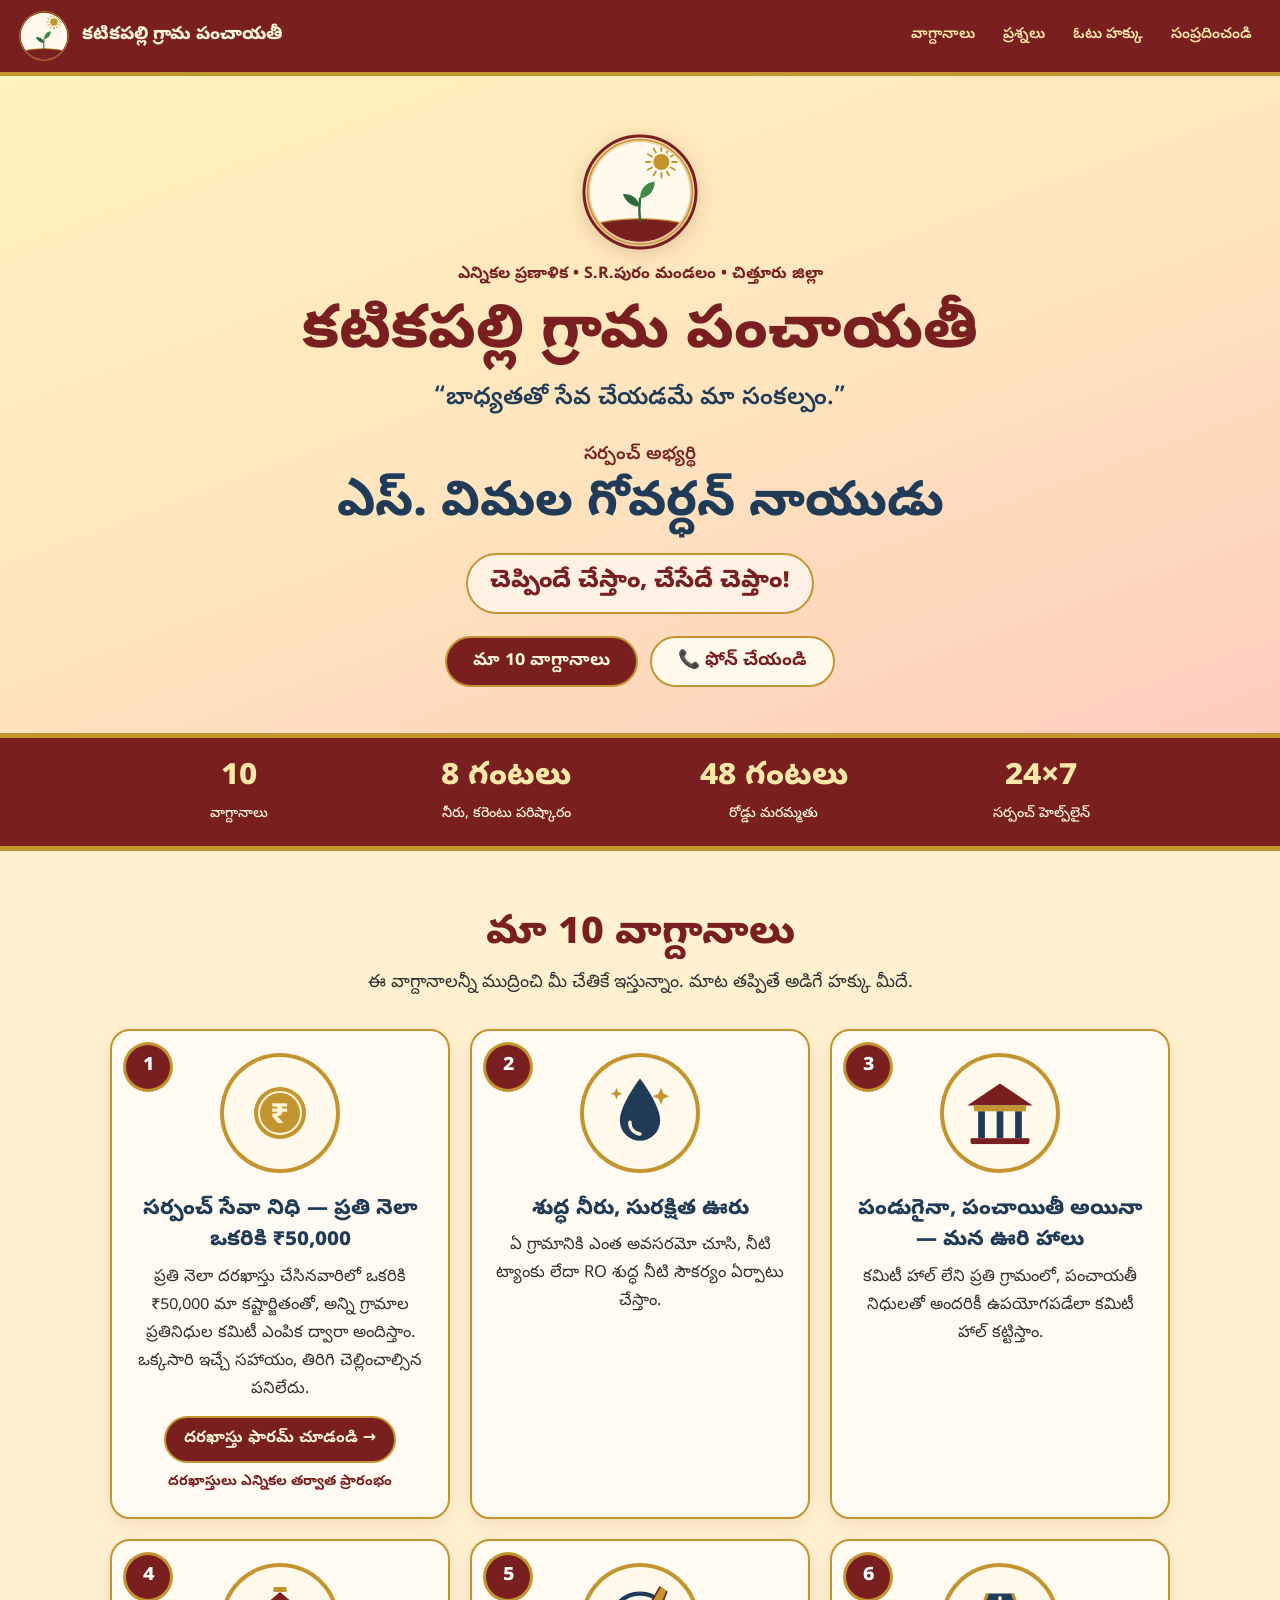
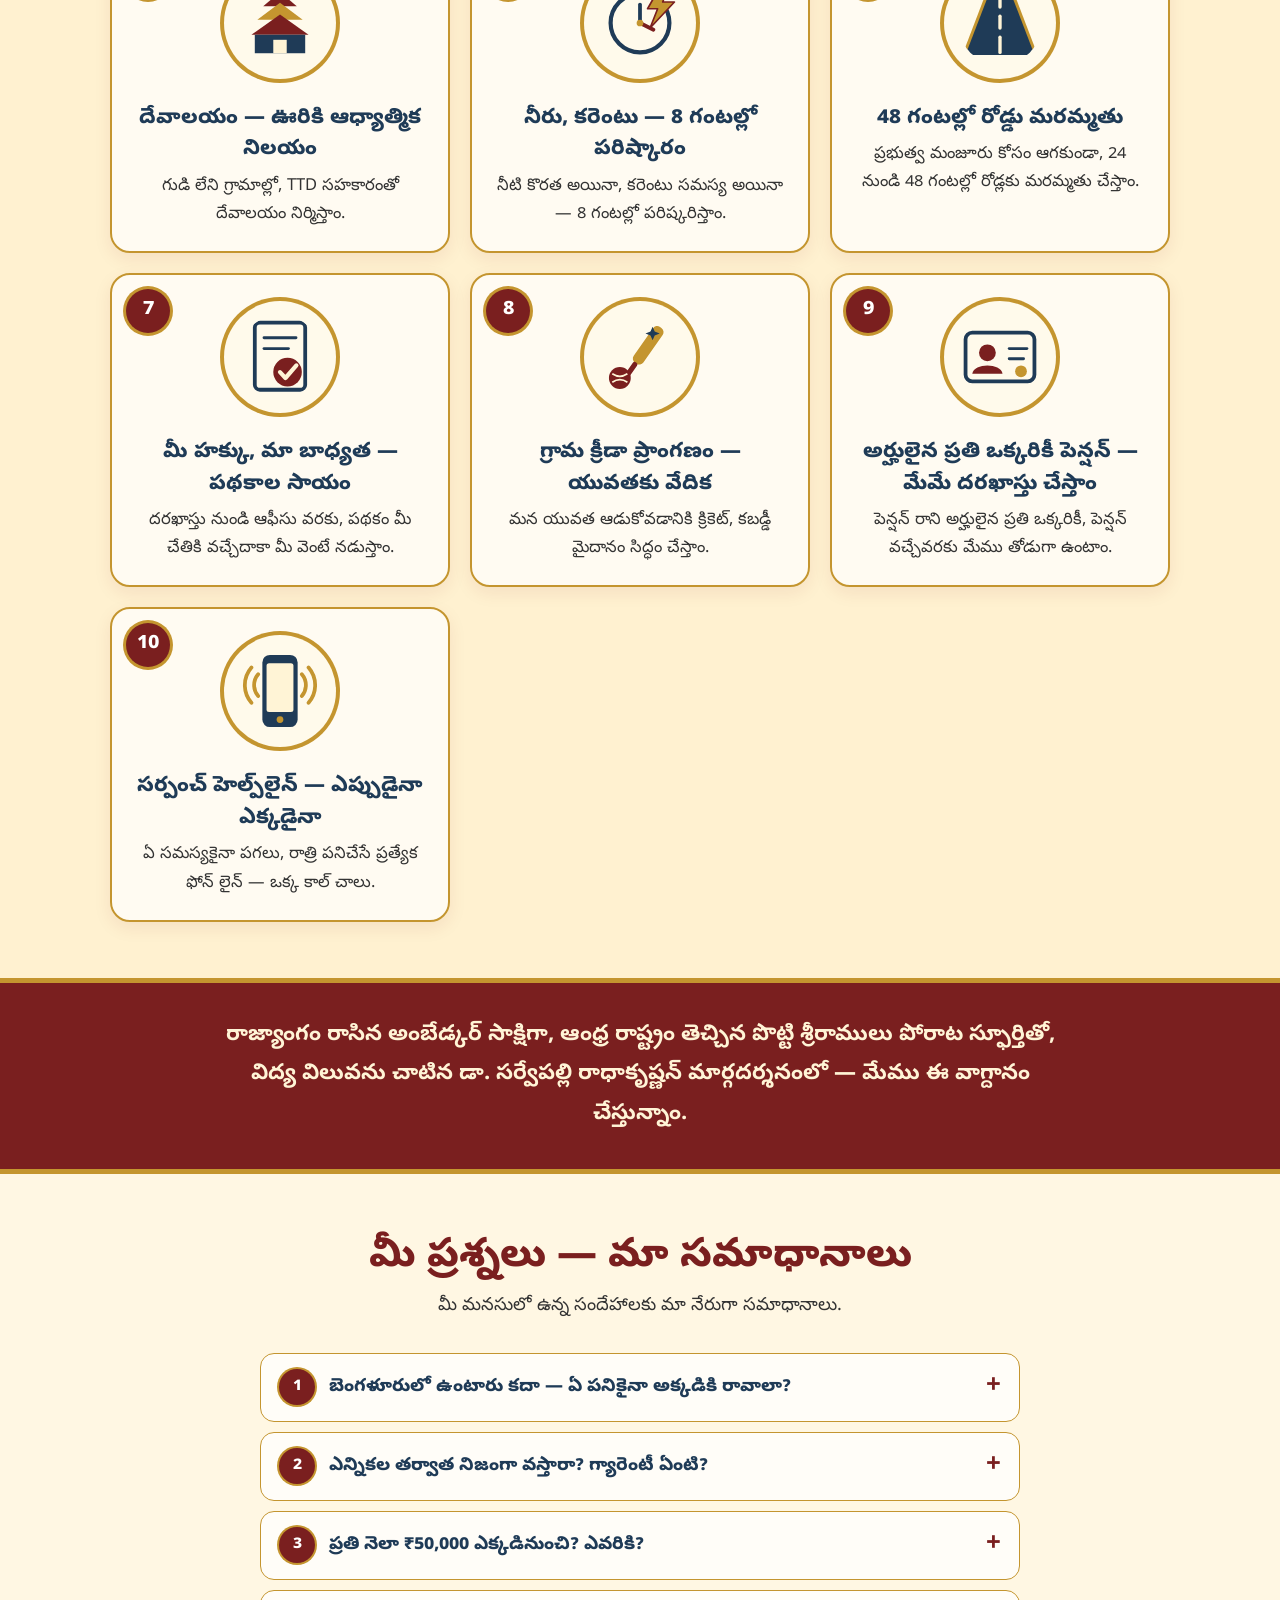
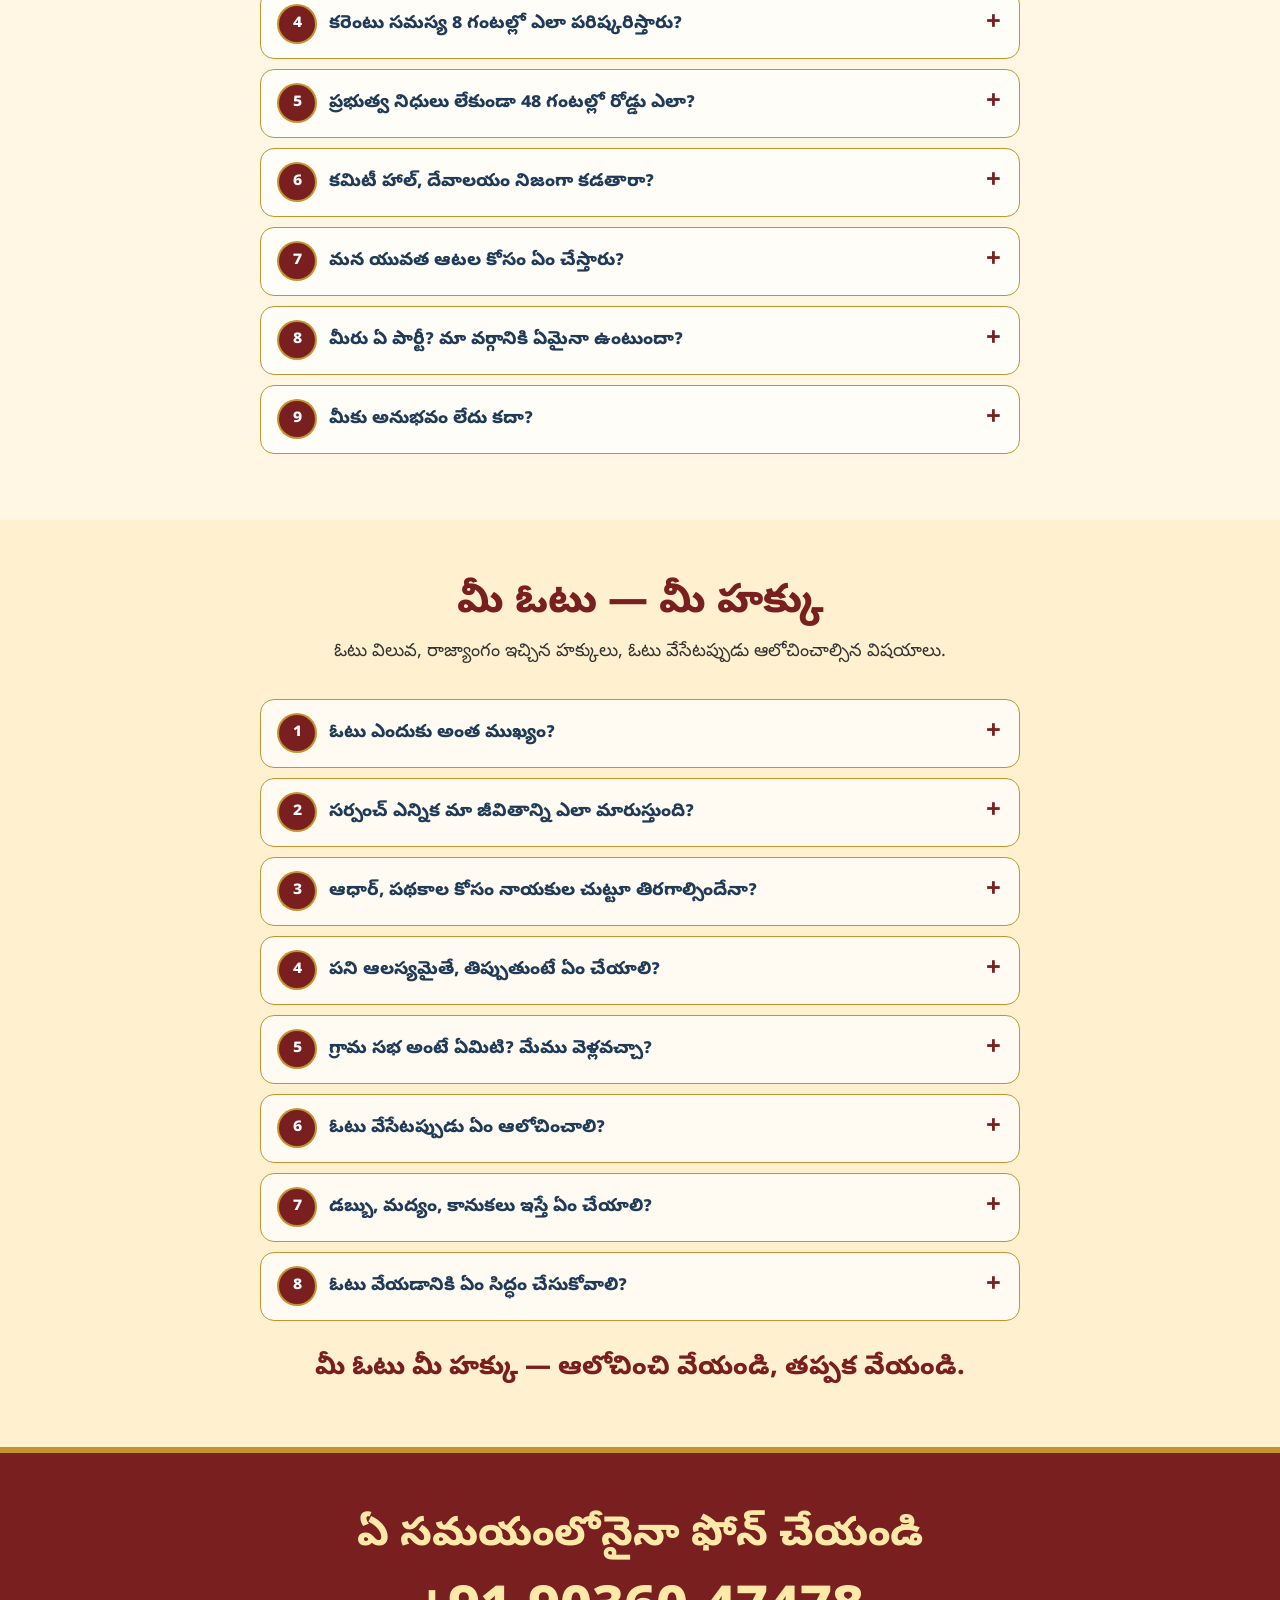
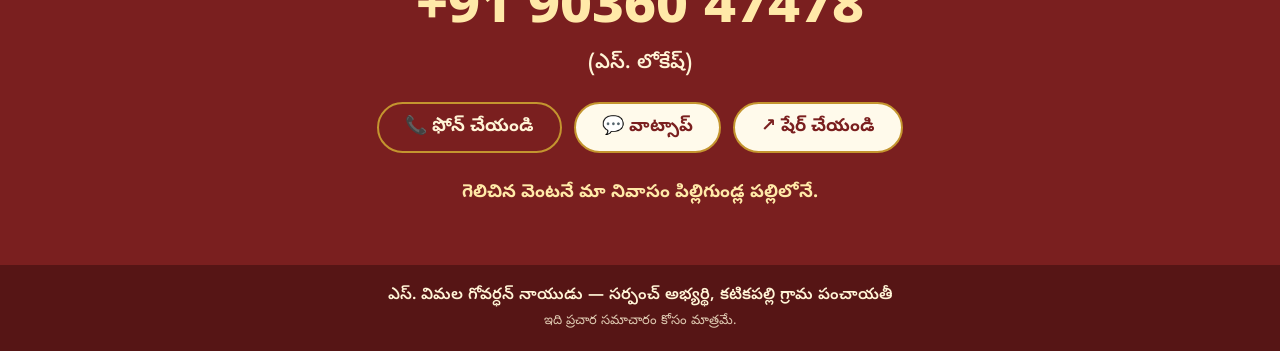
<file: index.html>
<!doctype html>
<html lang="te">
<head>
<meta charset="utf-8">
<meta name="viewport" content="width=device-width, initial-scale=1">
<title>కటికపల్లి గ్రామ పంచాయతీ — ఎన్నికల ప్రణాళిక</title>
<meta name="description" content="ఎస్. విమల గోవర్ధన్ నాయుడు, సర్పంచ్ అభ్యర్థి — కటికపల్లి గ్రామ పంచాయతీ ఎన్నికల ప్రణాళిక: మా 10 వాగ్దానాలు.">
<meta property="og:title" content="కటికపల్లి గ్రామ పంచాయతీ — ఎన్నికల ప్రణాళిక">
<meta property="og:description" content="చెప్పిందే చేస్తాం, చేసేదే చెప్తాం! — ఎస్. విమల గోవర్ధన్ నాయుడు, సర్పంచ్ అభ్యర్థి">
<meta name="theme-color" content="#7A1F1F">
<link rel="preconnect" href="https://fonts.googleapis.com">
<link rel="preconnect" href="https://fonts.gstatic.com" crossorigin>
<link href="https://fonts.googleapis.com/css2?family=Noto+Sans+Telugu:wght@400;500;600;700;800&display=swap" rel="stylesheet">
<link rel="stylesheet" href="style.css">
</head>
<body>
<header class="top">
  <a class="brand" href="#home"><svg width="56" height="56" class="logo" viewBox="0 0 900 900" aria-hidden="true" style="display: block; flex: none"><defs><clipPath id="lg"><circle cx="450" cy="450" r="374"/></clipPath></defs>
<circle cx="450" cy="450" r="420" fill="none" stroke="#7A1F1F" stroke-width="22"/>
<circle cx="450" cy="450" r="392" fill="none" stroke="#C4952F" stroke-width="12"/>
<circle cx="450" cy="450" r="374" fill="#FFFAEB"/>
<g clip-path="url(#lg)">
<circle cx="610" cy="225" r="60" fill="#C4952F"/>
<g stroke="#C4952F" stroke-width="14" stroke-linecap="round"><line x1="692.0" y1="225.0" x2="726.0" y2="225.0"/><line x1="681.0" y1="266.0" x2="710.5" y2="283.0"/><line x1="651.0" y1="296.0" x2="668.0" y2="325.5"/><line x1="610.0" y1="307.0" x2="610.0" y2="341.0"/><line x1="569.0" y1="296.0" x2="552.0" y2="325.5"/><line x1="539.0" y1="266.0" x2="509.5" y2="283.0"/><line x1="528.0" y1="225.0" x2="494.0" y2="225.0"/><line x1="539.0" y1="184.0" x2="509.5" y2="167.0"/><line x1="569.0" y1="154.0" x2="552.0" y2="124.5"/><line x1="610.0" y1="143.0" x2="610.0" y2="109.0"/><line x1="651.0" y1="154.0" x2="668.0" y2="124.5"/><line x1="681.0" y1="184.0" x2="710.5" y2="167.0"/></g>
<path d="M60 700 Q 450 600 840 700 L 840 860 L 60 860 Z" fill="#7A1F1F"/>
<path d="M60 700 Q 450 600 840 700" fill="none" stroke="#C4952F" stroke-width="10"/>
<path d="M450 665 Q 440 590 450 500" fill="none" stroke="#2F6B3A" stroke-width="18" stroke-linecap="round"/>
<path d="M450 560 C390 560 340 525 322 465 C385 462 435 495 450 560 Z" fill="#2F6B3A"/>
<path d="M450 500 C450 430 490 380 560 372 C560 440 520 490 450 500 Z" fill="#3E8A4B"/>
</g></svg><span>కటికపల్లి గ్రామ పంచాయతీ</span></a>
  <nav aria-label="ప్రధాన మెనూ">
    <a href="#promises">వాగ్దానాలు</a>
    <a href="#qa">ప్రశ్నలు</a>
    <a href="#rights">ఓటు హక్కు</a>
    <a href="#contact">సంప్రదించండి</a>
  </nav>
</header>

<main id="home">
<section class="hero">
  <div class="wrap hero-in">
    <svg width="120" height="120" class="logo-big" viewBox="0 0 900 900" aria-hidden="true" style="display: block; flex: none"><defs><clipPath id="lg2"><circle cx="450" cy="450" r="374"/></clipPath></defs>
<circle cx="450" cy="450" r="420" fill="none" stroke="#7A1F1F" stroke-width="22"/>
<circle cx="450" cy="450" r="392" fill="none" stroke="#C4952F" stroke-width="12"/>
<circle cx="450" cy="450" r="374" fill="#FFFAEB"/>
<g clip-path="url(#lg2)">
<circle cx="610" cy="225" r="60" fill="#C4952F"/>
<g stroke="#C4952F" stroke-width="14" stroke-linecap="round"><line x1="692.0" y1="225.0" x2="726.0" y2="225.0"/><line x1="681.0" y1="266.0" x2="710.5" y2="283.0"/><line x1="651.0" y1="296.0" x2="668.0" y2="325.5"/><line x1="610.0" y1="307.0" x2="610.0" y2="341.0"/><line x1="569.0" y1="296.0" x2="552.0" y2="325.5"/><line x1="539.0" y1="266.0" x2="509.5" y2="283.0"/><line x1="528.0" y1="225.0" x2="494.0" y2="225.0"/><line x1="539.0" y1="184.0" x2="509.5" y2="167.0"/><line x1="569.0" y1="154.0" x2="552.0" y2="124.5"/><line x1="610.0" y1="143.0" x2="610.0" y2="109.0"/><line x1="651.0" y1="154.0" x2="668.0" y2="124.5"/><line x1="681.0" y1="184.0" x2="710.5" y2="167.0"/></g>
<path d="M60 700 Q 450 600 840 700 L 840 860 L 60 860 Z" fill="#7A1F1F"/>
<path d="M60 700 Q 450 600 840 700" fill="none" stroke="#C4952F" stroke-width="10"/>
<path d="M450 665 Q 440 590 450 500" fill="none" stroke="#2F6B3A" stroke-width="18" stroke-linecap="round"/>
<path d="M450 560 C390 560 340 525 322 465 C385 462 435 495 450 560 Z" fill="#2F6B3A"/>
<path d="M450 500 C450 430 490 380 560 372 C560 440 520 490 450 500 Z" fill="#3E8A4B"/>
</g></svg>
    <p class="eyebrow">ఎన్నికల ప్రణాళిక • S.R.పురం మండలం • చిత్తూరు జిల్లా</p>
    <h1>కటికపల్లి గ్రామ పంచాయతీ</h1>
    <p class="quote">“బాధ్యతతో సేవ చేయడమే మా సంకల్పం.”</p>
    <p class="cand-label">సర్పంచ్ అభ్యర్థి</p>
    <p class="cand">ఎస్. విమల గోవర్ధన్ నాయుడు</p>
    <p class="motto">చెప్పిందే చేస్తాం, చేసేదే చెప్తాం!</p>
    <div class="cta">
      <a class="btn gold" href="#promises">మా 10 వాగ్దానాలు</a>
      <a class="btn light" href="tel:+919036047478">📞 ఫోన్ చేయండి</a>
    </div>
  </div>
</section>

<section class="stats" aria-label="ముఖ్యాంశాలు">
  <div class="wrap">
    <div><b>10</b><span>వాగ్దానాలు</span></div>
    <div><b>8 గంటలు</b><span>నీరు, కరెంటు పరిష్కారం</span></div>
    <div><b>48 గంటలు</b><span>రోడ్డు మరమ్మతు</span></div>
    <div><b>24×7</b><span>సర్పంచ్ హెల్ప్‌లైన్</span></div>
  </div>
</section>

<section id="promises" class="sec">
  <div class="wrap">
    <h2>మా 10 వాగ్దానాలు</h2>
    <p class="lead">ఈ వాగ్దానాలన్నీ ముద్రించి మీ చేతికే ఇస్తున్నాం. మాట తప్పితే అడిగే హక్కు మీదే.</p>
    <div class="grid"><article class="card promise" id="p1"><div class="num">1</div><svg viewBox="0 0 200 200" aria-hidden="true"><circle cx="100" cy="100" r="62" fill="#C4952F"/><circle cx="100" cy="100" r="50" fill="none" stroke="#FFF4D6" stroke-width="5"/><text x="100" y="124" text-anchor="middle" font-size="72" font-weight="800" fill="#FFF4D6" font-family="Noto Sans Telugu, sans-serif">₹</text></svg><h3>సర్పంచ్ సేవా నిధి — ప్రతి నెలా ఒకరికి ₹50,000</h3><p>ప్రతి నెలా దరఖాస్తు చేసినవారిలో ఒకరికి ₹50,000 మా కష్టార్జితంతో, అన్ని గ్రామాల ప్రతినిధుల కమిటీ ఎంపిక ద్వారా అందిస్తాం. ఒక్కసారి ఇచ్చే సహాయం, తిరిగి చెల్లించాల్సిన పనిలేదు.</p><a class="card-link" href="apply.html">దరఖాస్తు ఫారమ్ చూడండి →</a><p class="card-note">దరఖాస్తులు ఎన్నికల తర్వాత ప్రారంభం</p></article><article class="card promise" id="p2"><div class="num">2</div><svg viewBox="0 0 200 200" aria-hidden="true"><path d="M100 18 C100 18 52 80 52 118 A48 48 0 0 0 148 118 C148 80 100 18 100 18 Z" fill="#1F3B57"/><path d="M76 122 A26 26 0 0 0 100 150" fill="none" stroke="#FFF4D6" stroke-width="8" stroke-linecap="round"/><path d="M150 40 l6 14 14 6 -14 6 -6 14 -6 -14 -14 -6 14 -6z" fill="#C4952F"/><path d="M44 40 l4 10 10 4 -10 4 -4 10 -4 -10 -10 -4 10 -4z" fill="#C4952F"/></svg><h3>శుద్ధ నీరు, సురక్షిత ఊరు</h3><p>ఏ గ్రామానికి ఎంత అవసరమో చూసి, నీటి ట్యాంకు లేదా RO శుద్ధ నీటి సౌకర్యం ఏర్పాటు చేస్తాం.</p></article><article class="card promise" id="p3"><div class="num">3</div><svg viewBox="0 0 200 200" aria-hidden="true"><polygon points="22,82 100,30 178,82" fill="#7A1F1F"/><rect x="38" y="82" width="124" height="14" fill="#C4952F"/><rect x="48" y="96" width="16" height="64" fill="#1F3B57"/><rect x="92" y="96" width="16" height="64" fill="#1F3B57"/><rect x="136" y="96" width="16" height="64" fill="#1F3B57"/><rect x="30" y="160" width="140" height="14" fill="#7A1F1F"/></svg><h3>పండుగైనా, పంచాయితీ అయినా — మన ఊరి హాలు</h3><p>కమిటీ హాల్ లేని ప్రతి గ్రామంలో, పంచాయతీ నిధులతో అందరికీ ఉపయోగపడేలా కమిటీ హాల్ కట్టిస్తాం.</p></article><article class="card promise" id="p4"><div class="num">4</div><svg viewBox="0 0 200 200" aria-hidden="true"><rect x="84" y="14" width="32" height="12" rx="4" fill="#C4952F"/><polygon points="100,26 140,60 60,60" fill="#7A1F1F"/><polygon points="100,52 154,92 46,92" fill="#C4952F"/><polygon points="100,80 168,128 32,128" fill="#7A1F1F"/><rect x="40" y="128" width="120" height="44" fill="#1F3B57"/><rect x="84" y="140" width="32" height="32" rx="16 16 0 0" fill="#FFF4D6"/></svg><h3>దేవాలయం — ఊరికి ఆధ్యాత్మిక నిలయం</h3><p>గుడి లేని గ్రామాల్లో, TTD సహకారంతో దేవాలయం నిర్మిస్తాం.</p></article><article class="card promise" id="p5"><div class="num">5</div><svg viewBox="0 0 200 200" aria-hidden="true"><circle cx="100" cy="100" r="70" fill="#FFFAEB" stroke="#1F3B57" stroke-width="10"/><line x1="100" y1="100" x2="100" y2="56" stroke="#1F3B57" stroke-width="9" stroke-linecap="round"/><line x1="100" y1="100" x2="132" y2="116" stroke="#7A1F1F" stroke-width="9" stroke-linecap="round"/><circle cx="100" cy="100" r="8" fill="#C4952F"/><polygon points="150,10 118,66 142,66 124,112 182,50 154,50 170,10" fill="#C4952F" stroke="#7A1F1F" stroke-width="4" stroke-linejoin="round"/></svg><h3>నీరు, కరెంటు — 8 గంటల్లో పరిష్కారం</h3><p>నీటి కొరత అయినా, కరెంటు సమస్య అయినా — 8 గంటల్లో పరిష్కరిస్తాం.</p></article><article class="card promise" id="p6"><div class="num">6</div><svg viewBox="0 0 200 200" aria-hidden="true"><polygon points="70,30 130,30 186,176 14,176" fill="#1F3B57"/><g stroke="#FFF4D6" stroke-width="8" stroke-linecap="round"><line x1="100" y1="40" x2="100" y2="62"/><line x1="100" y1="84" x2="100" y2="112"/><line x1="100" y1="134" x2="100" y2="170"/></g><line x1="70" y1="30" x2="14" y2="176" stroke="#C4952F" stroke-width="7"/><line x1="130" y1="30" x2="186" y2="176" stroke="#C4952F" stroke-width="7"/></svg><h3>48 గంటల్లో రోడ్డు మరమ్మతు</h3><p>ప్రభుత్వ మంజూరు కోసం ఆగకుండా, 24 నుండి 48 గంటల్లో రోడ్లకు మరమ్మతు చేస్తాం.</p></article><article class="card promise" id="p7"><div class="num">7</div><svg viewBox="0 0 200 200" aria-hidden="true"><rect x="40" y="18" width="120" height="160" rx="12" fill="#FFFAEB" stroke="#1F3B57" stroke-width="9"/><g stroke="#1F3B57" stroke-width="7" stroke-linecap="round"><line x1="62" y1="54" x2="138" y2="54"/><line x1="62" y1="80" x2="120" y2="80"/></g><circle cx="118" cy="136" r="34" fill="#7A1F1F"/><path d="M100 136 l13 14 26 -30" fill="none" stroke="#FFF4D6" stroke-width="10" stroke-linecap="round" stroke-linejoin="round"/></svg><h3>మీ హక్కు, మా బాధ్యత — పథకాల సాయం</h3><p>దరఖాస్తు నుండి ఆఫీసు వరకు, పథకం మీ చేతికి వచ్చేదాకా మీ వెంటే నడుస్తాం.</p></article><article class="card promise" id="p8"><div class="num">8</div><svg viewBox="0 0 200 200" aria-hidden="true"><g transform="rotate(35 100 100)"><rect x="86" y="14" width="28" height="104" rx="12" fill="#C4952F"/><rect x="94" y="116" width="12" height="64" rx="5" fill="#7A1F1F"/></g><circle cx="52" cy="150" r="26" fill="#7A1F1F"/><path d="M34 140 Q52 152 70 140 M34 160 Q52 148 70 160" fill="none" stroke="#FFF4D6" stroke-width="4"/><path d="M130 28 l5 11 12 5 -12 5 -5 11 -5 -11 -12 -5 12 -5z" fill="#1F3B57"/></svg><h3>గ్రామ క్రీడా ప్రాంగణం — యువతకు వేదిక</h3><p>మన యువత ఆడుకోవడానికి క్రికెట్, కబడ్డీ మైదానం సిద్ధం చేస్తాం.</p></article><article class="card promise" id="p9"><div class="num">9</div><svg viewBox="0 0 200 200" aria-hidden="true"><rect x="18" y="42" width="164" height="116" rx="16" fill="#FFFAEB" stroke="#1F3B57" stroke-width="9"/><circle cx="70" cy="90" r="20" fill="#7A1F1F"/><path d="M34 140 C38 114 102 114 106 140 Z" fill="#7A1F1F"/><g stroke="#1F3B57" stroke-width="7" stroke-linecap="round"><line x1="122" y1="80" x2="164" y2="80"/><line x1="122" y1="104" x2="156" y2="104"/></g><circle cx="150" cy="134" r="14" fill="#C4952F"/></svg><h3>అర్హులైన ప్రతి ఒక్కరికీ పెన్షన్ — మేమే దరఖాస్తు చేస్తాం</h3><p>పెన్షన్ రాని అర్హులైన ప్రతి ఒక్కరికీ, పెన్షన్ వచ్చేవరకు మేము తోడుగా ఉంటాం.</p></article><article class="card promise" id="p10"><div class="num">10</div><svg viewBox="0 0 200 200" aria-hidden="true"><rect x="58" y="14" width="84" height="172" rx="18" fill="#1F3B57"/><rect x="68" y="34" width="64" height="116" rx="6" fill="#FFF4D6"/><circle cx="100" cy="168" r="8" fill="#C4952F"/><path d="M152 60 a40 40 0 0 1 0 52 M168 44 a64 64 0 0 1 0 84" fill="none" stroke="#C4952F" stroke-width="9" stroke-linecap="round"/><path d="M48 60 a40 40 0 0 0 0 52 M32 44 a64 64 0 0 0 0 84" fill="none" stroke="#C4952F" stroke-width="9" stroke-linecap="round"/></svg><h3>సర్పంచ్ హెల్ప్‌లైన్ — ఎప్పుడైనా ఎక్కడైనా</h3><p>ఏ సమస్యకైనా పగలు, రాత్రి పనిచేసే ప్రత్యేక ఫోన్ లైన్ — ఒక్క కాల్ చాలు.</p></article></div>
  </div>
</section>

<section class="pledge">
  <div class="wrap">
    <p>రాజ్యాంగం రాసిన అంబేడ్కర్ సాక్షిగా, ఆంధ్ర రాష్ట్రం తెచ్చిన పొట్టి శ్రీరాములు పోరాట స్ఫూర్తితో, విద్య విలువను చాటిన డా. సర్వేపల్లి రాధాకృష్ణన్ మార్గదర్శనంలో — మేము ఈ వాగ్దానం చేస్తున్నాం.</p>
  </div>
</section>

<section id="qa" class="sec alt">
  <div class="wrap narrow">
    <h2>మీ ప్రశ్నలు — మా సమాధానాలు</h2>
    <p class="lead">మీ మనసులో ఉన్న సందేహాలకు మా నేరుగా సమాధానాలు.</p>
    <div class="acc"><details><summary><span class="q">1</span><span>బెంగళూరులో ఉంటారు కదా — ఏ పనికైనా అక్కడికి రావాలా?</span></summary><p>అక్కర్లేదు. గెలిచిన వెంటనే మా నివాసం పిల్లిగుండ్ల పల్లిలోనే. అప్పటివరకు కూడా పగలు, రాత్రి హెల్ప్‌లైన్ మీ వెంటే — ఒక్క కాల్ చాలు.</p></details><details><summary><span class="q">2</span><span>ఎన్నికల తర్వాత నిజంగా వస్తారా? గ్యారెంటీ ఏంటి?</span></summary><p>మా వాగ్దానాలను ముద్రించి మీ చేతికే ఇస్తున్నాం. మాట తప్పితే అడిగే హక్కు మీదే. చెప్పిందే చేస్తాం, చేసేదే చెప్తాం!</p></details><details><summary><span class="q">3</span><span>ప్రతి నెలా ₹50,000 ఎక్కడినుంచి? ఎవరికి?</span></summary><p>ఇది మా కష్టార్జితం. ప్రతి నెలా దరఖాస్తు చేసినవారిలో అత్యంత అవసరమైన ఒకరిని అన్ని గ్రామాల ప్రతినిధుల కమిటీ ఎంపిక చేసి, ఒక్కసారి ₹50,000 ఇస్తుంది. తిరిగి చెల్లించాల్సిన పనిలేదు.</p></details><details><summary><span class="q">4</span><span>కరెంటు సమస్య 8 గంటల్లో ఎలా పరిష్కరిస్తారు?</span></summary><p>కరెంటు పోయినా, వోల్టేజ్ తక్కువైనా, ట్రాన్స్‌ఫార్మర్ చెడిపోయినా — ఫోన్ చేయగానే విద్యుత్ శాఖ అధికారులకు తెలియజేసి, పని అయ్యేవరకు మేమే వెంటపడతాం. నీటి సమస్యకూ ఇదే పద్ధతి.</p></details><details><summary><span class="q">5</span><span>ప్రభుత్వ నిధులు లేకుండా 48 గంటల్లో రోడ్డు ఎలా?</span></summary><p>చిన్న మరమ్మతులు మేమే వెంటనే చేయిస్తాం. పెద్ద రోడ్ల కోసం అధికారుల దగ్గర పట్టుబట్టి సాధిస్తాం.</p></details><details><summary><span class="q">6</span><span>కమిటీ హాల్, దేవాలయం నిజంగా కడతారా?</span></summary><p>హాల్ లేని గ్రామాల్లో పంచాయతీ నిధులతో కమిటీ హాల్, గుడి లేని గ్రామాల్లో TTD సహకారంతో దేవాలయం — అనుమతుల ప్రక్రియ ప్రకారం ముందుకు తీసుకెళ్తాం.</p></details><details><summary><span class="q">7</span><span>మన యువత ఆటల కోసం ఏం చేస్తారు?</span></summary><p>క్రికెట్, కబడ్డీ ఆడుకునేందుకు గ్రామ క్రీడా ప్రాంగణం సిద్ధం చేస్తాం. ఆటల్లో మన యువత ముందుకు వెళ్లడానికి తోడుగా ఉంటాం.</p></details><details><summary><span class="q">8</span><span>మీరు ఏ పార్టీ? మా వర్గానికి ఏమైనా ఉంటుందా?</span></summary><p>పంచాయతీ ఎన్నికల్లో అభివృద్ధే లక్ష్యంగా ఉండాలి కానీ పార్టీ అజెండాలు ఉండకూడదనే సదుద్దేశంతో ప్రభుత్వం పార్టీ గుర్తులు కేటాయించలేదు. మాదీ అదే సూత్రం.</p></details><details><summary><span class="q">9</span><span>మీకు అనుభవం లేదు కదా?</span></summary><p>ఊరి కోసం కష్టపడే మనసు, పట్టుదల మాకు ఉన్నాయి. ఇంతకాలం ఉన్నవారి అనుభవాన్ని కూడా తీసుకుని, అందరి సహకారంతో నడుస్తాం.</p></details></div>
  </div>
</section>

<section id="rights" class="sec">
  <div class="wrap narrow">
    <h2>మీ ఓటు — మీ హక్కు</h2>
    <p class="lead">ఓటు విలువ, రాజ్యాంగం ఇచ్చిన హక్కులు, ఓటు వేసేటప్పుడు ఆలోచించాల్సిన విషయాలు.</p>
    <div class="acc"><details><summary><span class="q">1</span><span>ఓటు ఎందుకు అంత ముఖ్యం?</span></summary><p>రాజ్యాంగం 18 ఏళ్లు నిండిన ప్రతి పౌరునికి ఓటు హక్కు ఇచ్చింది. ధనికులకైనా, పేదలకైనా ఒక్కొక్కరికి ఒక్క ఓటే. ఊరి భవిష్యత్తును నిర్ణయించే శక్తి మీ చేతిలోనే ఉంది.</p></details><details><summary><span class="q">2</span><span>సర్పంచ్ ఎన్నిక మా జీవితాన్ని ఎలా మారుస్తుంది?</span></summary><p>రోడ్లు, తాగునీరు, వీధి దీపాలు, పారిశుద్ధ్యం, పంచాయతీ నిధుల ఖర్చు — ఇవన్నీ సర్పంచ్ చేతిలోనే. అందుకే ఈ ఓటు రోజువారీ జీవితానికి నేరుగా తగులుతుంది.</p></details><details><summary><span class="q">3</span><span>ఆధార్, పథకాల కోసం నాయకుల చుట్టూ తిరగాల్సిందేనా?</span></summary><p>లేదు. అవి మీ హక్కు, ఎవరి దయా కాదు. ఆధార్ నమోదుకు ఎవరి సిఫార్సూ అక్కర్లేదు. అర్హత ఉంటే పథకం పొందే హక్కు మీకుంది. గ్రామ సచివాలయంలో నేరుగా దరఖాస్తు చేయవచ్చు.</p></details><details><summary><span class="q">4</span><span>పని ఆలస్యమైతే, తిప్పుతుంటే ఏం చేయాలి?</span></summary><p>దరఖాస్తు రశీదు తీసుకోండి. ఏమైందో, ఎందుకు ఆలస్యమైందో సమాచార హక్కు చట్టం (RTI) కింద రాతపూర్వకంగా అడగవచ్చు. పై అధికారులకు ఫిర్యాదు చేసే హక్కు కూడా ఉంది.</p></details><details><summary><span class="q">5</span><span>గ్రామ సభ అంటే ఏమిటి? మేము వెళ్లవచ్చా?</span></summary><p>ఓటర్లందరూ హాజరయ్యే సభ ఇది. పథకాల లబ్ధిదారుల జాబితా, పంచాయతీ ఖర్చుల లెక్కలు అడిగి తెలుసుకునే హక్కు మీకుంది. ప్రశ్నించడం మీ హక్కు.</p></details><details><summary><span class="q">6</span><span>ఓటు వేసేటప్పుడు ఏం ఆలోచించాలి?</span></summary><p>ఎవరు ఎక్కువ ఇస్తారో కాదు, ఎవరు ఎక్కువ పని చేయగలరో చూడండి. అభ్యర్థి నిజాయితీ, ఎప్పుడూ అందుబాటులో ఉండే గుణం, చేయగలిగిన వాగ్దానాలే చేశారా అని పరిశీలించండి.</p></details><details><summary><span class="q">7</span><span>డబ్బు, మద్యం, కానుకలు ఇస్తే ఏం చేయాలి?</span></summary><p>ఓటు కోసం ఇవ్వడం, తీసుకోవడం రెండూ చట్టరీత్యా నేరం. ఐదేళ్ల భవిష్యత్తును కొన్ని వందలకు అమ్ముకోకండి. ఓటు రహస్యం — ఎవరికి వేశారో ఎవరికీ తెలియదు, భయపడకండి.</p></details><details><summary><span class="q">8</span><span>ఓటు వేయడానికి ఏం సిద్ధం చేసుకోవాలి?</span></summary><p>ఓటర్ జాబితాలో మీ పేరు ఉందో చూసుకోండి. గుర్తింపు కార్డు తీసుకెళ్లండి. బెంగళూరు వంటి చోట్ల ఉన్నవారు పోలింగ్ రోజు ఊరికి వచ్చి కుటుంబమంతా ఓటు వేయండి.</p></details></div>
    <p class="call-out">మీ ఓటు మీ హక్కు — ఆలోచించి వేయండి, తప్పక వేయండి.</p>
  </div>
</section>

<section id="contact" class="contact">
  <div class="wrap">
    <h2>ఏ సమయంలోనైనా ఫోన్ చేయండి</h2>
    <p class="phone"><a href="tel:+919036047478">+91 90360 47478</a></p>
    <p class="who">(ఎస్. లోకేష్)</p>
    <div class="cta">
      <a class="btn gold" href="tel:+919036047478">📞 ఫోన్ చేయండి</a>
      <a class="btn light" href="https://wa.me/919036047478" target="_blank" rel="noopener">💬 వాట్సాప్</a>
      <button class="btn light" id="share" type="button">↗ షేర్ చేయండి</button>
    </div>
    <p class="after">గెలిచిన వెంటనే మా నివాసం పిల్లిగుండ్ల పల్లిలోనే.</p>
  </div>
</section>
</main>

<footer>
  <p>ఎస్. విమల గోవర్ధన్ నాయుడు — సర్పంచ్ అభ్యర్థి, కటికపల్లి గ్రామ పంచాయతీ</p>
  <p class="small">ఇది ప్రచార సమాచారం కోసం మాత్రమే.</p>
</footer>
<script src="script.js"></script>
</body>
</html>
</file>
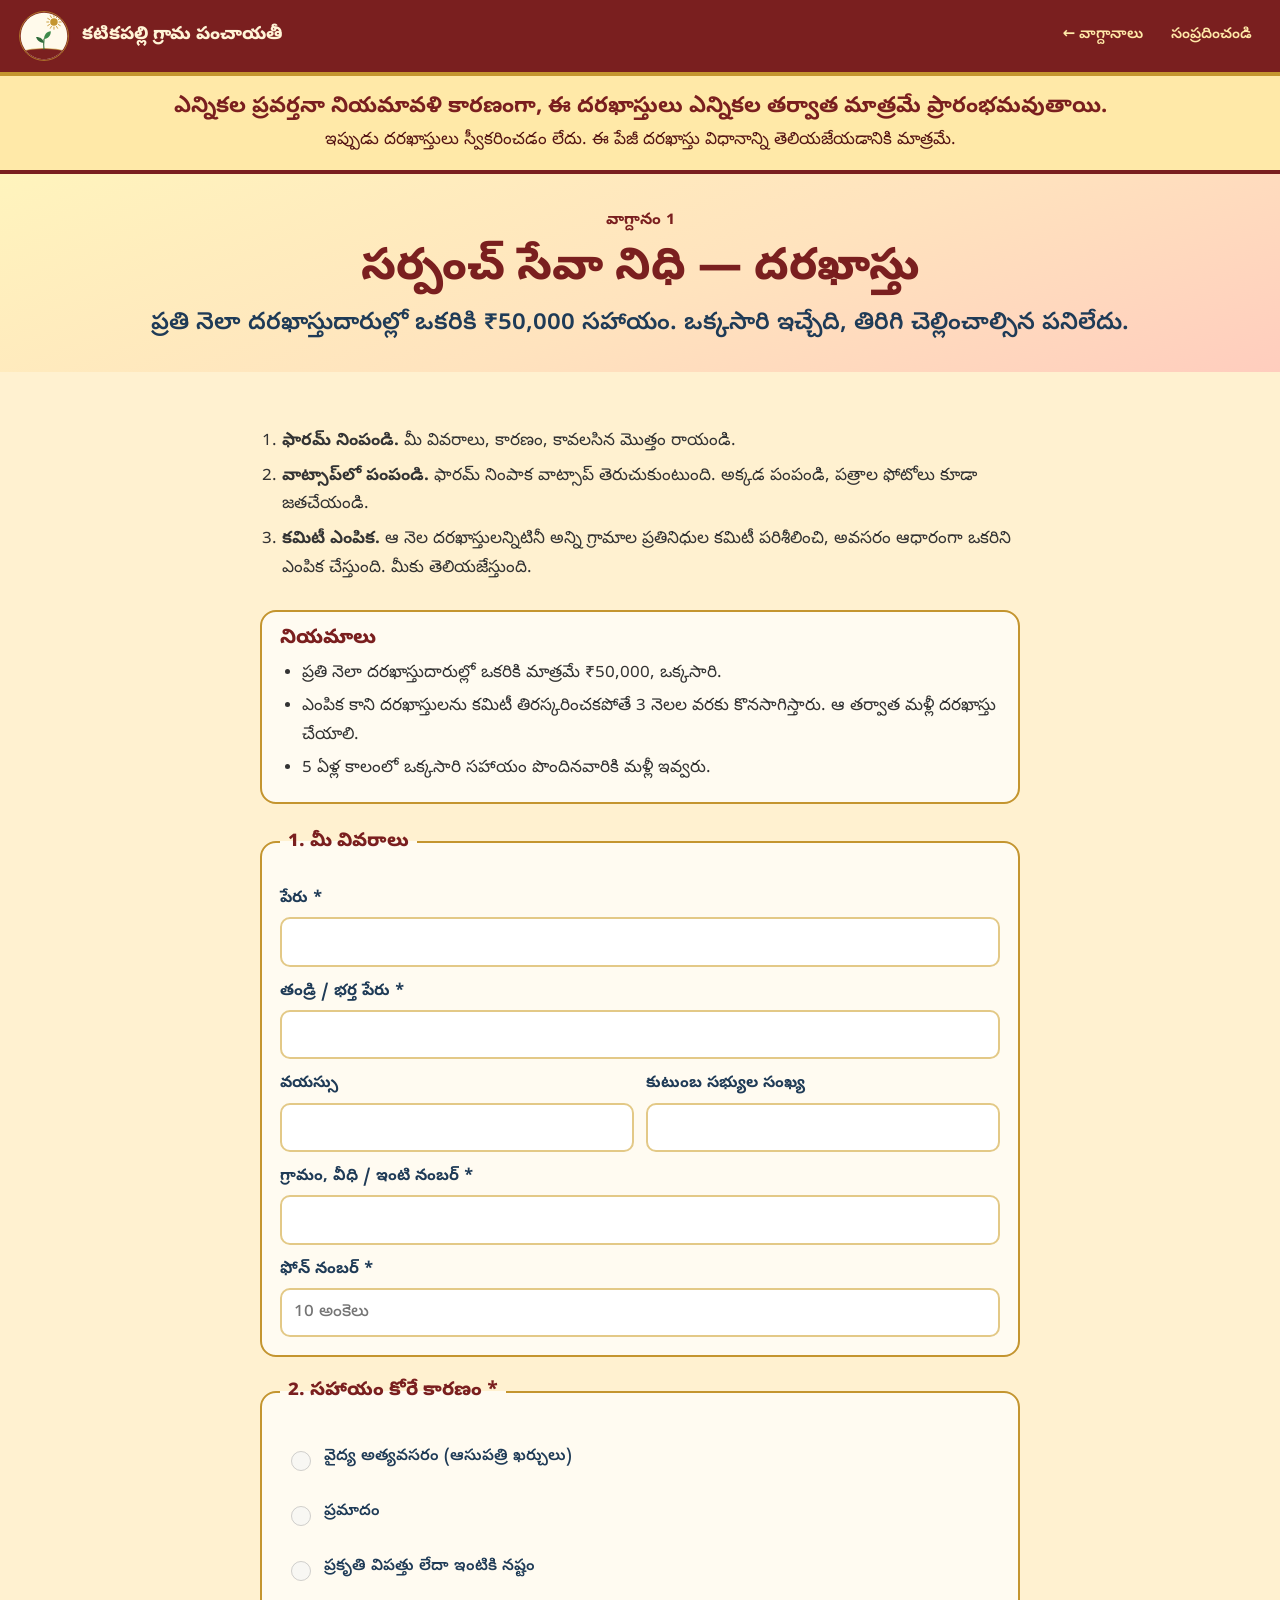
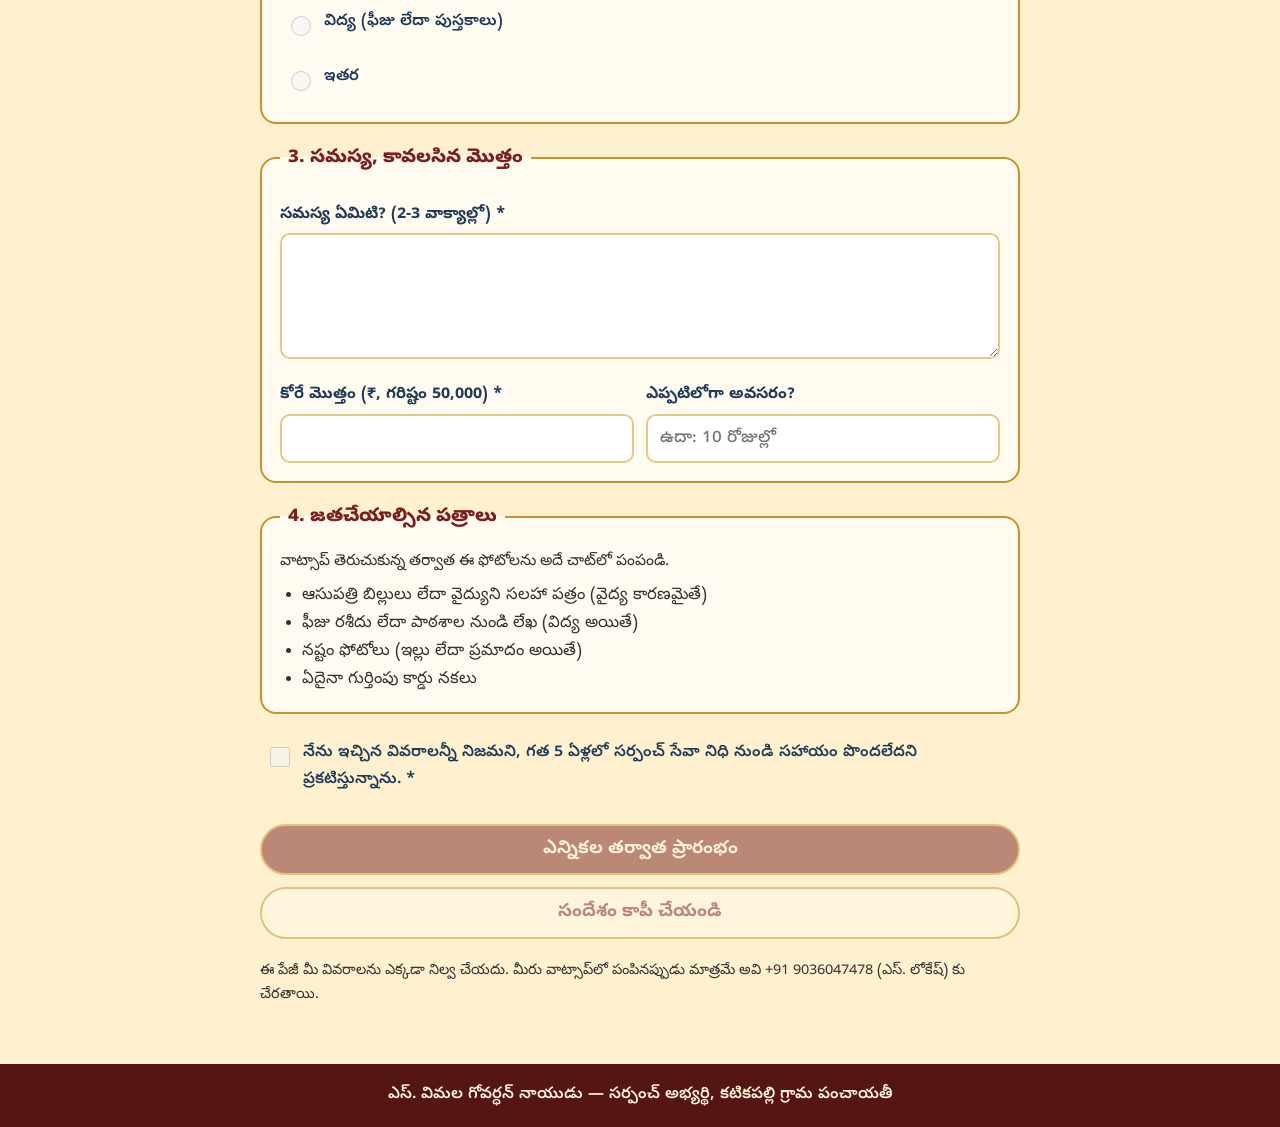
<file: apply.html>
<!doctype html>
<html lang="te">
<head>
<meta charset="utf-8">
<meta name="viewport" content="width=device-width, initial-scale=1">
<title>సర్పంచ్ సేవా నిధి — దరఖాస్తు</title>
<meta name="theme-color" content="#7A1F1F">
<link rel="preconnect" href="https://fonts.googleapis.com">
<link rel="preconnect" href="https://fonts.gstatic.com" crossorigin>
<link href="https://fonts.googleapis.com/css2?family=Noto+Sans+Telugu:wght@400;500;600;700;800&display=swap" rel="stylesheet">
<link rel="stylesheet" href="style.css">
<link rel="stylesheet" href="apply.css">
</head>
<body>
<header class="top">
  <a class="brand" href="index.html#home"><svg width="56" height="56" class="logo" viewBox="0 0 900 900" aria-hidden="true" style="display: block; flex: none"><defs><clipPath id="lg"><circle cx="450" cy="450" r="374"/></clipPath></defs>
<circle cx="450" cy="450" r="420" fill="none" stroke="#7A1F1F" stroke-width="22"/>
<circle cx="450" cy="450" r="392" fill="none" stroke="#C4952F" stroke-width="12"/>
<circle cx="450" cy="450" r="374" fill="#FFFAEB"/>
<g clip-path="url(#lg)">
<circle cx="610" cy="225" r="60" fill="#C4952F"/>
<g stroke="#C4952F" stroke-width="14" stroke-linecap="round"><line x1="692.0" y1="225.0" x2="726.0" y2="225.0"/><line x1="681.0" y1="266.0" x2="710.5" y2="283.0"/><line x1="651.0" y1="296.0" x2="668.0" y2="325.5"/><line x1="610.0" y1="307.0" x2="610.0" y2="341.0"/><line x1="569.0" y1="296.0" x2="552.0" y2="325.5"/><line x1="539.0" y1="266.0" x2="509.5" y2="283.0"/><line x1="528.0" y1="225.0" x2="494.0" y2="225.0"/><line x1="539.0" y1="184.0" x2="509.5" y2="167.0"/><line x1="569.0" y1="154.0" x2="552.0" y2="124.5"/><line x1="610.0" y1="143.0" x2="610.0" y2="109.0"/><line x1="651.0" y1="154.0" x2="668.0" y2="124.5"/><line x1="681.0" y1="184.0" x2="710.5" y2="167.0"/></g>
<path d="M60 700 Q 450 600 840 700 L 840 860 L 60 860 Z" fill="#7A1F1F"/>
<path d="M60 700 Q 450 600 840 700" fill="none" stroke="#C4952F" stroke-width="10"/>
<path d="M450 665 Q 440 590 450 500" fill="none" stroke="#2F6B3A" stroke-width="18" stroke-linecap="round"/>
<path d="M450 560 C390 560 340 525 322 465 C385 462 435 495 450 560 Z" fill="#2F6B3A"/>
<path d="M450 500 C450 430 490 380 560 372 C560 440 520 490 450 500 Z" fill="#3E8A4B"/>
</g></svg><span>కటికపల్లి గ్రామ పంచాయతీ</span></a>
  <nav aria-label="ప్రధాన మెనూ">
    <a href="index.html#promises">← వాగ్దానాలు</a>
    <a href="index.html#contact">సంప్రదించండి</a>
  </nav>
</header>
<div id="closed" class="banner" role="status" hidden>
  <b>ఎన్నికల ప్రవర్తనా నియమావళి కారణంగా, ఈ దరఖాస్తులు ఎన్నికల తర్వాత మాత్రమే ప్రారంభమవుతాయి.</b>
  ఇప్పుడు దరఖాస్తులు స్వీకరించడం లేదు. ఈ పేజీ దరఖాస్తు విధానాన్ని తెలియజేయడానికి మాత్రమే.
</div>
<main>
<section class="hero small">
  <div class="wrap">
    <p class="eyebrow">వాగ్దానం 1</p>
    <h1>సర్పంచ్ సేవా నిధి — దరఖాస్తు</h1>
    <p class="quote">ప్రతి నెలా దరఖాస్తుదారుల్లో ఒకరికి ₹50,000 సహాయం. ఒక్కసారి ఇచ్చేది, తిరిగి చెల్లించాల్సిన పనిలేదు.</p>
  </div>
</section>

<section class="sec">
  <div class="wrap narrow">
    <ol class="steps">
      <li><b>ఫారమ్ నింపండి.</b> మీ వివరాలు, కారణం, కావలసిన మొత్తం రాయండి.</li>
      <li><b>వాట్సాప్‌లో పంపండి.</b> ఫారమ్ నింపాక వాట్సాప్ తెరుచుకుంటుంది. అక్కడ పంపండి, పత్రాల ఫోటోలు కూడా జతచేయండి.</li>
      <li><b>కమిటీ ఎంపిక.</b> ఆ నెల దరఖాస్తులన్నిటినీ అన్ని గ్రామాల ప్రతినిధుల కమిటీ పరిశీలించి, అవసరం ఆధారంగా ఒకరిని ఎంపిక చేస్తుంది. మీకు తెలియజేస్తుంది.</li>
    </ol>

    <div class="rules">
      <h2>నియమాలు</h2>
      <ul>
        <li>ప్రతి నెలా దరఖాస్తుదారుల్లో ఒకరికి మాత్రమే ₹50,000, ఒక్కసారి.</li>
        <li>ఎంపిక కాని దరఖాస్తులను కమిటీ తిరస్కరించకపోతే 3 నెలల వరకు కొనసాగిస్తారు. ఆ తర్వాత మళ్లీ దరఖాస్తు చేయాలి.</li>
        <li>5 ఏళ్ల కాలంలో ఒక్కసారి సహాయం పొందినవారికి మళ్లీ ఇవ్వరు.</li>
      </ul>
    </div>

    <form id="f" novalidate>
      <fieldset>
        <legend>1. మీ వివరాలు</legend>
        <label for="name">పేరు *</label>
        <input id="name" required autocomplete="name">
        <label for="father">తండ్రి / భర్త పేరు *</label>
        <input id="father" required>
        <div class="row">
          <div><label for="age">వయస్సు</label><input id="age" inputmode="numeric" maxlength="3"></div>
          <div><label for="members">కుటుంబ సభ్యుల సంఖ్య</label><input id="members" inputmode="numeric" maxlength="2"></div>
        </div>
        <label for="village">గ్రామం, వీధి / ఇంటి నంబర్ *</label>
        <input id="village" required>
        <label for="phone">ఫోన్ నంబర్ *</label>
        <input id="phone" type="tel" inputmode="numeric" maxlength="10" placeholder="10 అంకెలు" required>
      </fieldset>

      <fieldset>
        <legend>2. సహాయం కోరే కారణం *</legend>
        <label class="opt"><input type="radio" name="reason" value="వైద్య అత్యవసరం (ఆసుపత్రి ఖర్చులు)"> వైద్య అత్యవసరం (ఆసుపత్రి ఖర్చులు)</label>
        <label class="opt"><input type="radio" name="reason" value="ప్రమాదం"> ప్రమాదం</label>
        <label class="opt"><input type="radio" name="reason" value="ప్రకృతి విపత్తు లేదా ఇంటికి నష్టం"> ప్రకృతి విపత్తు లేదా ఇంటికి నష్టం</label>
        <label class="opt"><input type="radio" name="reason" value="విద్య (ఫీజు లేదా పుస్తకాలు)"> విద్య (ఫీజు లేదా పుస్తకాలు)</label>
        <label class="opt"><input type="radio" name="reason" value="ఇతర"> ఇతర</label>
      </fieldset>

      <fieldset>
        <legend>3. సమస్య, కావలసిన మొత్తం</legend>
        <label for="issue">సమస్య ఏమిటి? (2-3 వాక్యాల్లో) *</label>
        <textarea id="issue" rows="4" required></textarea>
        <div class="row">
          <div><label for="amount">కోరే మొత్తం (₹, గరిష్టం 50,000) *</label><input id="amount" inputmode="numeric" required></div>
          <div><label for="when">ఎప్పటిలోగా అవసరం?</label><input id="when" placeholder="ఉదా: 10 రోజుల్లో"></div>
        </div>
      </fieldset>

      <fieldset>
        <legend>4. జతచేయాల్సిన పత్రాలు</legend>
        <p class="hint">వాట్సాప్ తెరుచుకున్న తర్వాత ఈ ఫోటోలను అదే చాట్‌లో పంపండి.</p>
        <ul class="docs">
          <li>ఆసుపత్రి బిల్లులు లేదా వైద్యుని సలహా పత్రం (వైద్య కారణమైతే)</li>
          <li>ఫీజు రశీదు లేదా పాఠశాల నుండి లేఖ (విద్య అయితే)</li>
          <li>నష్టం ఫోటోలు (ఇల్లు లేదా ప్రమాదం అయితే)</li>
          <li>ఏదైనా గుర్తింపు కార్డు నకలు</li>
        </ul>
      </fieldset>

      <label class="opt decl"><input type="checkbox" id="decl"> నేను ఇచ్చిన వివరాలన్నీ నిజమని, గత 5 ఏళ్లలో సర్పంచ్ సేవా నిధి నుండి సహాయం పొందలేదని ప్రకటిస్తున్నాను. *</label>

      <p id="err" class="err" role="alert" hidden></p>
      <button class="btn gold big" id="send" type="submit">వాట్సాప్‌లో పంపండి</button>
      <button class="btn light big" id="copy" type="button">సందేశం కాపీ చేయండి</button>
      <p class="privacy">ఈ పేజీ మీ వివరాలను ఎక్కడా నిల్వ చేయదు. మీరు వాట్సాప్‌లో పంపినప్పుడు మాత్రమే అవి +91 9036047478 (ఎస్. లోకేష్) కు చేరతాయి.</p>
    </form>
  </div>
</section>
</main>
<footer>
  <p>ఎస్. విమల గోవర్ధన్ నాయుడు — సర్పంచ్ అభ్యర్థి, కటికపల్లి గ్రామ పంచాయతీ</p>
</footer>
<script src="apply.js"></script>
</body>
</html>
</file>
<file: style.css>
:root{--maroon:#7A1F1F;--gold:#C4952F;--navy:#1F3B57;--cream:#FFF4D6;--lgold:#FFE9A8;--ink:#333}
*{box-sizing:border-box}
html{scroll-behavior:smooth;scroll-padding-top:72px}
body{margin:0;font-family:'Noto Sans Telugu',system-ui,sans-serif;color:var(--navy);background:#FFF1D0;line-height:1.7;-webkit-text-size-adjust:100%}
.wrap{max-width:1100px;margin:0 auto;padding:0 20px}
.narrow{max-width:800px}
a{color:inherit}
.top{position:sticky;top:0;z-index:20;background:var(--maroon);border-bottom:4px solid var(--gold);display:flex;align-items:center;justify-content:space-between;gap:12px;padding:8px 16px}
.brand{display:flex;align-items:center;gap:10px;text-decoration:none;color:var(--cream);font-weight:800;font-size:18px;line-height:1.3}
.logo{flex:none}
.top nav{display:flex;gap:4px;overflow-x:auto;scrollbar-width:none}
.top nav::-webkit-scrollbar{display:none}
.top nav a{color:var(--lgold);text-decoration:none;font-weight:600;font-size:15px;padding:6px 12px;border-radius:999px;white-space:nowrap}
.top nav a:hover,.top nav a.on{background:rgba(255,233,168,.18);color:#fff}
@media(max-width:760px){.top{flex-direction:column;align-items:flex-start;gap:4px;padding:8px 12px}.brand span{font-size:17px}.top nav{width:100%}}
.hero{padding:56px 0 46px;text-align:center;background:linear-gradient(160deg,#FFF4BD 0%,#FFE3BE 55%,#FFCDBE 100%)}
.hero-in{display:flex;flex-direction:column;align-items:center}
.logo-big{margin-bottom:10px;filter:drop-shadow(0 4px 10px rgba(122,31,31,.25))}
.eyebrow{margin:0;color:var(--maroon);font-weight:700;font-size:16px}
h1{margin:6px 0 4px;font-size:clamp(34px,6vw,60px);font-weight:800;line-height:1.35;color:var(--maroon)}
.quote{margin:0 0 20px;font-size:clamp(18px,3vw,24px);font-weight:600}
.cand-label{margin:0;font-weight:600;font-size:18px;color:var(--maroon)}
.cand{margin:0;font-size:clamp(30px,5vw,48px);font-weight:800;line-height:1.4}
.motto{display:inline-block;margin:14px 0 22px;padding:8px 22px;border:2px solid var(--gold);border-radius:999px;background:rgba(255,255,255,.6);font-weight:800;font-size:clamp(18px,3vw,24px);color:var(--maroon)}
.cta{display:flex;flex-wrap:wrap;gap:12px;justify-content:center}
.btn{display:inline-block;border:2px solid var(--gold);border-radius:999px;padding:11px 26px;font-weight:700;font-size:18px;line-height:1.4;font-family:inherit;text-decoration:none;cursor:pointer;transition:transform .15s}
.btn:hover{transform:translateY(-2px)}
.btn.gold{background:var(--maroon);color:var(--cream)}
.btn.light{background:#FFFAEB;color:var(--maroon)}
.stats{background:var(--maroon);border-top:5px solid var(--gold);border-bottom:5px solid var(--gold)}
.stats .wrap{display:grid;grid-template-columns:repeat(4,1fr);gap:10px;padding-top:18px;padding-bottom:18px;text-align:center}
.stats b{display:block;font-size:clamp(22px,3.4vw,32px);font-weight:800;color:var(--lgold);line-height:1.4}
.stats span{color:var(--cream);font-size:14px;font-weight:500}
@media(max-width:640px){.stats .wrap{grid-template-columns:repeat(2,1fr)}}
.sec{padding:56px 0}
.sec.alt{background:rgba(255,255,255,.4)}
h2{margin:0 0 6px;text-align:center;font-size:clamp(28px,4.4vw,40px);font-weight:800;color:var(--maroon);line-height:1.4}
.lead{margin:0 auto 30px;text-align:center;max-width:640px;font-size:18px;color:var(--ink)}
.grid{display:grid;grid-template-columns:repeat(auto-fill,minmax(300px,1fr));gap:20px}
.card{position:relative;background:rgba(255,255,255,.72);border:2px solid var(--gold);border-radius:20px;padding:26px 22px 22px;text-align:center;box-shadow:0 6px 18px rgba(122,31,31,.08);transition:transform .2s,box-shadow .2s}
.card:hover{transform:translateY(-4px);box-shadow:0 12px 26px rgba(122,31,31,.16)}
.card svg{width:112px;height:112px;padding:14px;border-radius:50%;background:#FFFAEB;box-shadow:0 0 0 4px var(--gold);margin-bottom:14px}
.card .num{position:absolute;top:14px;left:14px;width:44px;height:44px;border-radius:50%;background:var(--maroon);box-shadow:0 0 0 3px var(--gold);color:#fff;font-weight:800;font-size:20px;display:flex;align-items:center;justify-content:center}
.card h3{margin:0 0 6px;font-size:21px;font-weight:800;line-height:1.5}
.card p{margin:0;font-size:16.5px;color:var(--ink)}
.pledge{background:var(--maroon);border-top:5px solid var(--gold);border-bottom:5px solid var(--gold);padding:34px 0;text-align:center}
.pledge p{margin:0 auto;max-width:860px;color:var(--cream);font-size:clamp(17px,2.6vw,22px);font-weight:700;line-height:1.8}
.acc details{background:rgba(255,255,255,.75);border:1.5px solid var(--gold);border-radius:14px;margin-bottom:10px;overflow:hidden}
.acc summary{cursor:pointer;list-style:none;display:flex;gap:14px;align-items:center;padding:14px 18px;font-weight:800;font-size:18px;line-height:1.5}
.acc summary::-webkit-details-marker{display:none}
.acc summary::after{content:"+";margin-left:auto;font-size:26px;color:var(--maroon);font-weight:700}
.acc details[open] summary::after{content:"–"}
.acc details[open] summary{background:#FFF4D6}
.q{flex:none;width:36px;height:36px;border-radius:50%;background:var(--maroon);box-shadow:0 0 0 2px var(--gold);color:#fff;font-size:16px;display:flex;align-items:center;justify-content:center}
.acc p{margin:0;padding:12px 20px 18px 68px;font-size:17px;color:var(--ink)}
@media(max-width:560px){.acc p{padding-left:20px}}
.call-out{margin:26px 0 0;text-align:center;font-weight:800;font-size:clamp(20px,3vw,26px);color:var(--maroon)}
.contact{background:var(--maroon);color:var(--cream);text-align:center;padding:56px 0;border-top:6px solid var(--gold)}
.contact h2{color:var(--lgold)}
.phone{margin:10px 0 0;font-size:clamp(34px,7vw,56px);font-weight:800;line-height:1.3}
.phone a{text-decoration:none;color:var(--lgold)}
.who{margin:0 0 20px;font-size:20px;font-weight:600}
.after{margin:26px 0 0;font-weight:700;font-size:18px;color:var(--lgold)}
footer{background:#561515;color:var(--cream);text-align:center;padding:18px 16px}
footer p{margin:0;font-weight:600}
footer .small{font-size:13px;opacity:.8;font-weight:400}
@media(prefers-reduced-motion:reduce){*{transition:none!important;scroll-behavior:auto!important}}

.card-link{display:inline-block;margin-top:12px;padding:8px 18px;border:2px solid var(--gold);border-radius:999px;background:var(--maroon);color:var(--cream);font-weight:700;font-size:16px;text-decoration:none}
.card-link:hover{background:#561515}
.card p.card-note{margin:8px 0 0;font-size:14px;font-weight:700;color:var(--maroon)}
</file>
<file: apply.css>
.hero.small{padding:34px 0 26px}
.hero.small h1{font-size:clamp(28px,5vw,44px)}
.hero.small .quote{margin:0}
.notice{background:#FFF4D6;border:2px solid var(--gold);border-radius:14px;padding:14px 18px;margin-bottom:22px;font-size:17px;color:var(--maroon)}
.notice b{display:block;font-size:19px}
.steps{margin:0 0 26px;padding-left:22px;font-size:17px;color:var(--ink)}
.steps li{margin-bottom:6px}
form{display:block}
fieldset{border:2px solid var(--gold);border-radius:16px;background:rgba(255,255,255,.7);margin:0 0 18px;padding:16px 18px 18px}
legend{padding:0 8px;font-weight:800;font-size:19px;color:var(--maroon)}
label{display:block;margin:12px 0 4px;font-weight:700;font-size:16px}
input:not([type=radio]):not([type=checkbox]),textarea{width:100%;font:500 17px/1.5 'Noto Sans Telugu',sans-serif;color:var(--navy);padding:10px 12px;border:2px solid #E3C987;border-radius:10px;background:#fff}
input:focus,textarea:focus,button:focus-visible{outline:3px solid var(--maroon);outline-offset:1px}
.row{display:grid;grid-template-columns:1fr 1fr;gap:12px}
@media(max-width:520px){.row{grid-template-columns:1fr}}
label.opt{display:flex;gap:10px;align-items:flex-start;font-weight:600;padding:8px 6px;border-radius:10px;cursor:pointer}
label.opt input{margin-top:7px;width:20px;height:20px;accent-color:#7A1F1F;flex:none}
.decl{margin:6px 0 16px}
.hint{margin:0 0 6px;color:var(--ink);font-size:15.5px}
.docs{margin:0;padding-left:22px;font-size:16.5px;color:var(--ink)}
.err{background:#fde8e8;border:2px solid #b3261e;color:#7a0f0a;border-radius:10px;padding:10px 14px;font-weight:700}
.btn.big{width:100%;margin:6px 0;text-align:center}
.btn[disabled]{opacity:.5;cursor:not-allowed;transform:none}
.privacy{margin:14px 0 0;font-size:14.5px;color:var(--ink)}
.rules{background:rgba(255,255,255,.7);border:2px solid var(--gold);border-radius:16px;padding:14px 18px;margin:0 0 22px}
.rules h2{margin:0 0 6px;text-align:left;font-size:20px}
.rules ul{margin:0;padding-left:22px;font-size:17px;color:var(--ink)}
.rules li{margin-bottom:4px}
.banner{background:#FFE9A8;color:#561515;border-bottom:4px solid var(--maroon);padding:14px max(20px,env(safe-area-inset-left,0px));text-align:center;font-size:17px;line-height:1.7}
.banner b{display:block;font-size:clamp(18px,2.6vw,22px);color:var(--maroon)}
</file>
